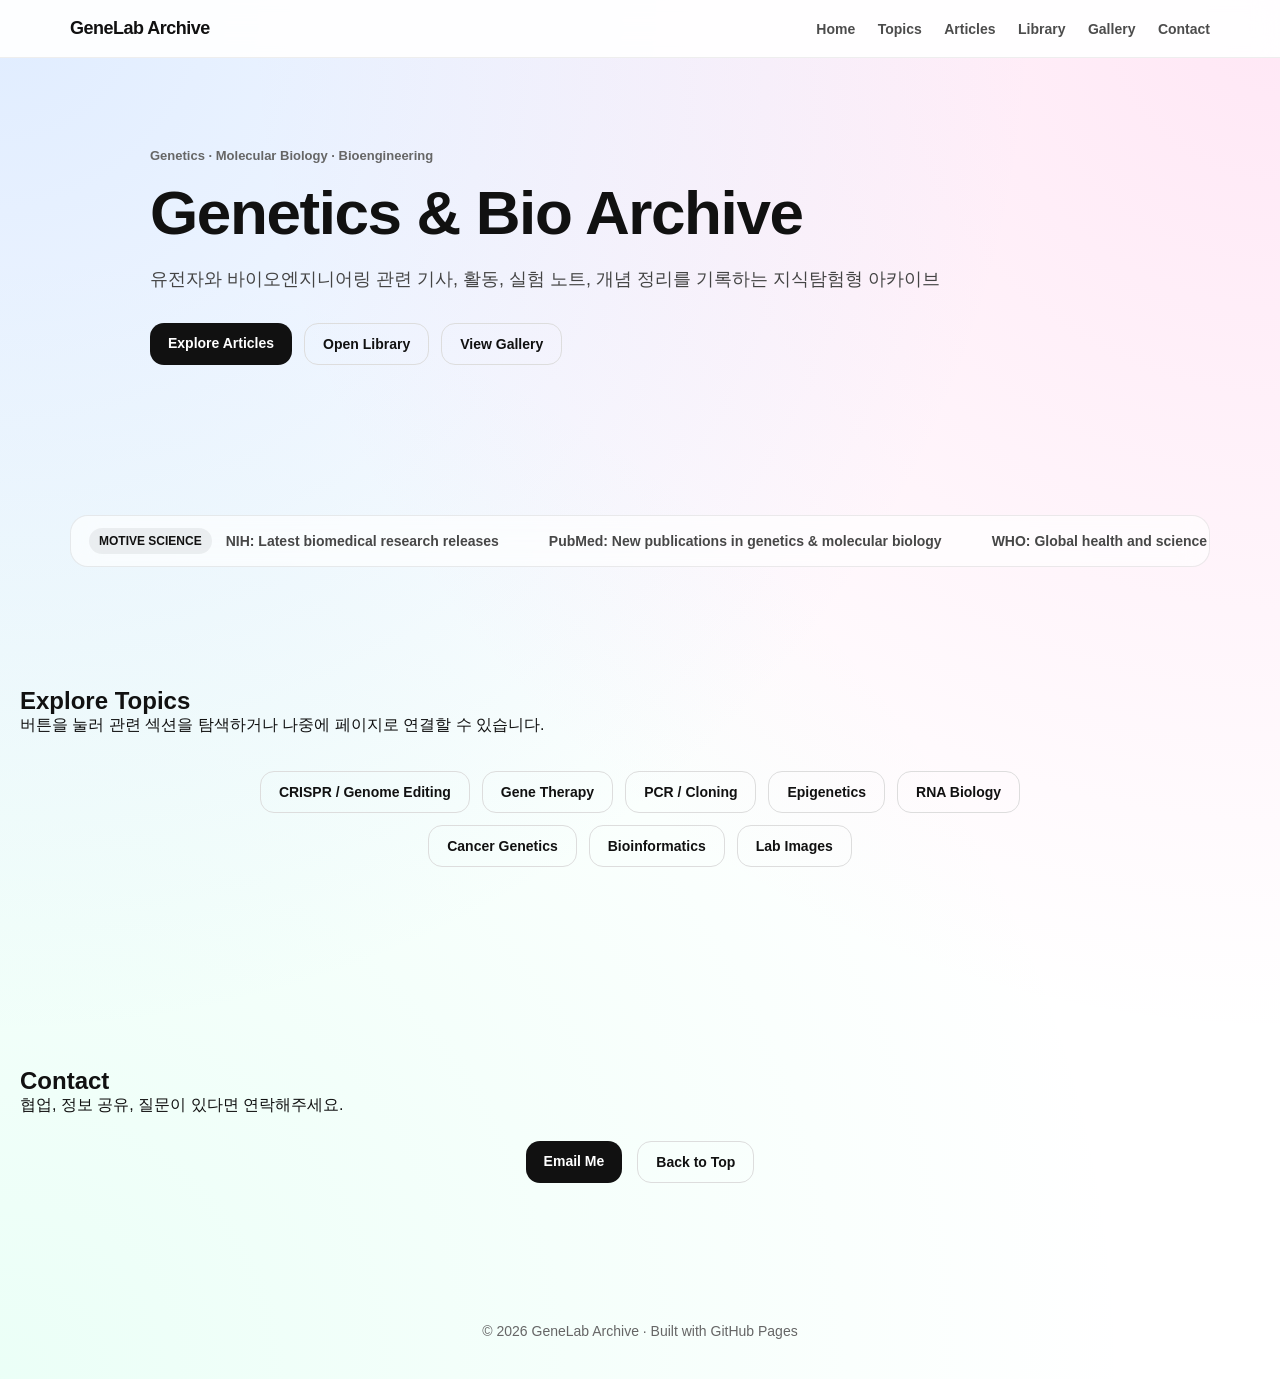
<file: index.html>
<!DOCTYPE html>
<html lang="ko">
<head>
  <meta charset="UTF-8" />
  <meta name="viewport" content="width=device-width, initial-scale=1.0" />
  <title>GeneLab Archive</title>
  <link rel="stylesheet" href="style.css">
</head>
<body>

  <header class="navbar">
    <div class="logo">GeneLab Archive</div>
    <nav class="nav-links">
      <a href="index.html" class="active">Home</a>
      <a href="#topics">Topics</a>
      <a href="pages/articles.html">Articles</a>
      <a href="pages/library.html">Library</a>
      <a href="pages/gallery.html">Gallery</a>
      <a href="#contact">Contact</a>
    </nav>
  </header>

  <section class="hero" id="home">
    <div class="hero-content">
      <p class="hero-tag">Genetics · Molecular Biology · Bioengineering</p>
      <h1>Genetics & Bio Archive</h1>
      <p class="hero-sub">
        유전자와 바이오엔지니어링 관련 기사, 활동, 실험 노트, 개념 정리를 기록하는 지식탐험형 아카이브
      </p>
      <div class="button-group">
        <a href="pages/articles.html" class="btn btn-primary">Explore Articles</a>
        <a href="pages/library.html" class="btn btn-outline">Open Library</a>
        <a href="pages/gallery.html" class="btn btn-outline">View Gallery</a>
      </div>
    </div>
  </section>

  <div class="news-ticker" style="margin-top: 80px;">
    <span class="news-label">MOTIVE SCIENCE</span>
    <div class="news-track">
      <a class="news-item" href="https://www.nih.gov/news-events/news-releases" target="_blank">NIH: Latest biomedical research releases</a>
      <a class="news-item" href="https://pubmed.ncbi.nlm.nih.gov/" target="_blank">PubMed: New publications in genetics & molecular biology</a>
      <a class="news-item" href="https://www.who.int/news" target="_blank">WHO: Global health and science updates</a>
      <a class="news-item" href="https://www.fda.gov/news-events/fda-newsroom/press-announcements" target="_blank">FDA: Drug approvals & gene therapy announcements</a>
      <a class="news-item" href="https://www.nih.gov/news-events/news-releases" target="_blank">NIH: Latest biomedical research releases</a>
      <a class="news-item" href="https://pubmed.ncbi.nlm.nih.gov/" target="_blank">PubMed: New publications in genetics & molecular biology</a>
      <a class="news-item" href="https://www.who.int/news" target="_blank">WHO: Global health and science updates</a>
      <a class="news-item" href="https://www.fda.gov/news-events/fda-newsroom/press-announcements" target="_blank">FDA: Drug approvals & gene therapy announcements</a>
    </div>
  </div>

  <section class="section" id="topics" style="padding: 100px 20px;">
    <h2>Explore Topics</h2>
    <p style="margin-bottom: 35px;">버튼을 눌러 관련 섹션을 탐색하거나 나중에 페이지로 연결할 수 있습니다.</p>
    <div class="topic-group" style="display: flex; flex-wrap: wrap; gap: 12px; justify-content: center; max-width: 900px; margin: 0 auto;">
      <a href="pages/articles.html" class="btn btn-outline">CRISPR / Genome Editing</a>
      <a href="pages/articles.html" class="btn btn-outline">Gene Therapy</a>
      <a href="pages/library.html" class="btn btn-outline">PCR / Cloning</a>
      <a href="pages/library.html" class="btn btn-outline">Epigenetics</a>
      <a href="pages/library.html" class="btn btn-outline">RNA Biology</a>
      <a href="pages/articles.html" class="btn btn-outline">Cancer Genetics</a>
      <a href="pages/library.html" class="btn btn-outline">Bioinformatics</a>
      <a href="pages/gallery.html" class="btn btn-outline">Lab Images</a>
    </div>
  </section>

  <section class="section" id="contact" style="padding: 100px 20px;">
    <h2>Contact</h2>
    <p>협업, 정보 공유, 질문이 있다면 연락해주세요.</p>
    <div class="contact-buttons" style="margin-top: 25px; display: flex; gap: 15px; justify-content: center;">
      <a href="mailto:yourmail@gmail.com" class="btn btn-primary">Email Me</a>
      <a href="#home" class="btn btn-outline">Back to Top</a>
    </div>
  </section>

  <footer style="text-align: center; padding: 40px 20px; color: #666; font-size: 14px;">
    <p>© 2026 GeneLab Archive · Built with GitHub Pages</p>
  </footer>

</body>
</html>
</file>
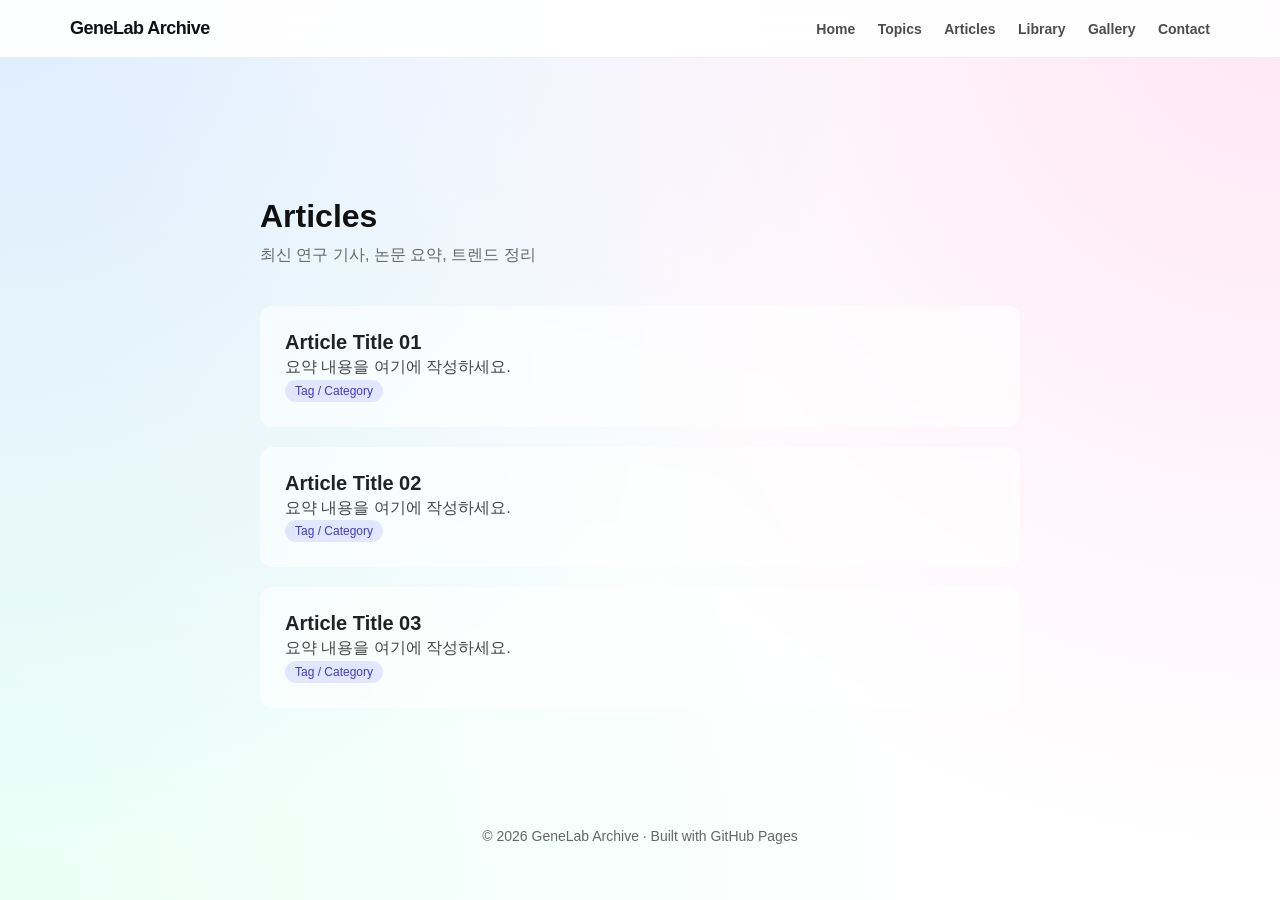
<file: pages/articles.html>
<!DOCTYPE html>
<html lang="ko">
<head>
  <meta charset="UTF-8" />
  <meta name="viewport" content="width=device-width, initial-scale=1.0" />
  <title>Articles - GeneLab Archive</title>
  <link rel="stylesheet" href="../style.css">
</head>
<body style="background: linear-gradient(135px, #e0f2fe, #fce7f3, #e0e7ff, #f3e8ff); min-height: 100vh; margin: 0;">

  <header class="navbar">
    <div class="logo">GeneLab Archive</div>
    <nav class="nav-links">
      <a href="../index.html">Home</a>
      <a href="../index.html#topics">Topics</a>
      <a href="articles.html" class="active">Articles</a>
      <a href="library.html">Library</a>
      <a href="gallery.html">Gallery</a>
      <a href="../index.html#contact">Contact</a>
    </nav>
  </header>

  <section class="section" id="articles" style="max-width: 800px; margin: 0 auto; padding: 140px 20px 60px 20px; box-sizing: border-box;">
    <h2 style="font-size: 32px; margin-bottom: 10px; color: #111;">Articles</h2>
    <p style="color: #666; margin-bottom: 40px;">최신 연구 기사, 논문 요약, 트렌드 정리</p>
    
    <div class="article-item" style="background: rgba(255, 255, 255, 0.6); padding: 25px; border-radius: 12px; margin-bottom: 20px; backdrop-filter: blur(5px);">
      <h3 style="margin-top: 0; font-size: 20px; color: #222;">Article Title 01</h3>
      <p style="color: #444; line-height: 1.6;">요약 내용을 여기에 작성하세요.</p>
      <span style="display: inline-block; background: #e0e7ff; color: #4338ca; padding: 4px 10px; border-radius: 20px; font-size: 12px; font-weight: 500;">Tag / Category</span>
    </div>

    <div class="article-item" style="background: rgba(255, 255, 255, 0.6); padding: 25px; border-radius: 12px; margin-bottom: 20px; backdrop-filter: blur(5px);">
      <h3 style="margin-top: 0; font-size: 20px; color: #222;">Article Title 02</h3>
      <p style="color: #444; line-height: 1.6;">요약 내용을 여기에 작성하세요.</p>
      <span style="display: inline-block; background: #e0e7ff; color: #4338ca; padding: 4px 10px; border-radius: 20px; font-size: 12px; font-weight: 500;">Tag / Category</span>
    </div>

    <div class="article-item" style="background: rgba(255, 255, 255, 0.6); padding: 25px; border-radius: 12px; margin-bottom: 20px; backdrop-filter: blur(5px);">
      <h3 style="margin-top: 0; font-size: 20px; color: #222;">Article Title 03</h3>
      <p style="color: #444; line-height: 1.6;">요약 내용을 여기에 작성하세요.</p>
      <span style="display: inline-block; background: #e0e7ff; color: #4338ca; padding: 4px 10px; border-radius: 20px; font-size: 12px; font-weight: 500;">Tag / Category</span>
    </div>
  </section>

  <footer style="text-align: center; padding: 40px 20px; color: #666; font-size: 14px;">
    <p>© 2026 GeneLab Archive · Built with GitHub Pages</p>
  </footer>

</body>
</html>
</file>
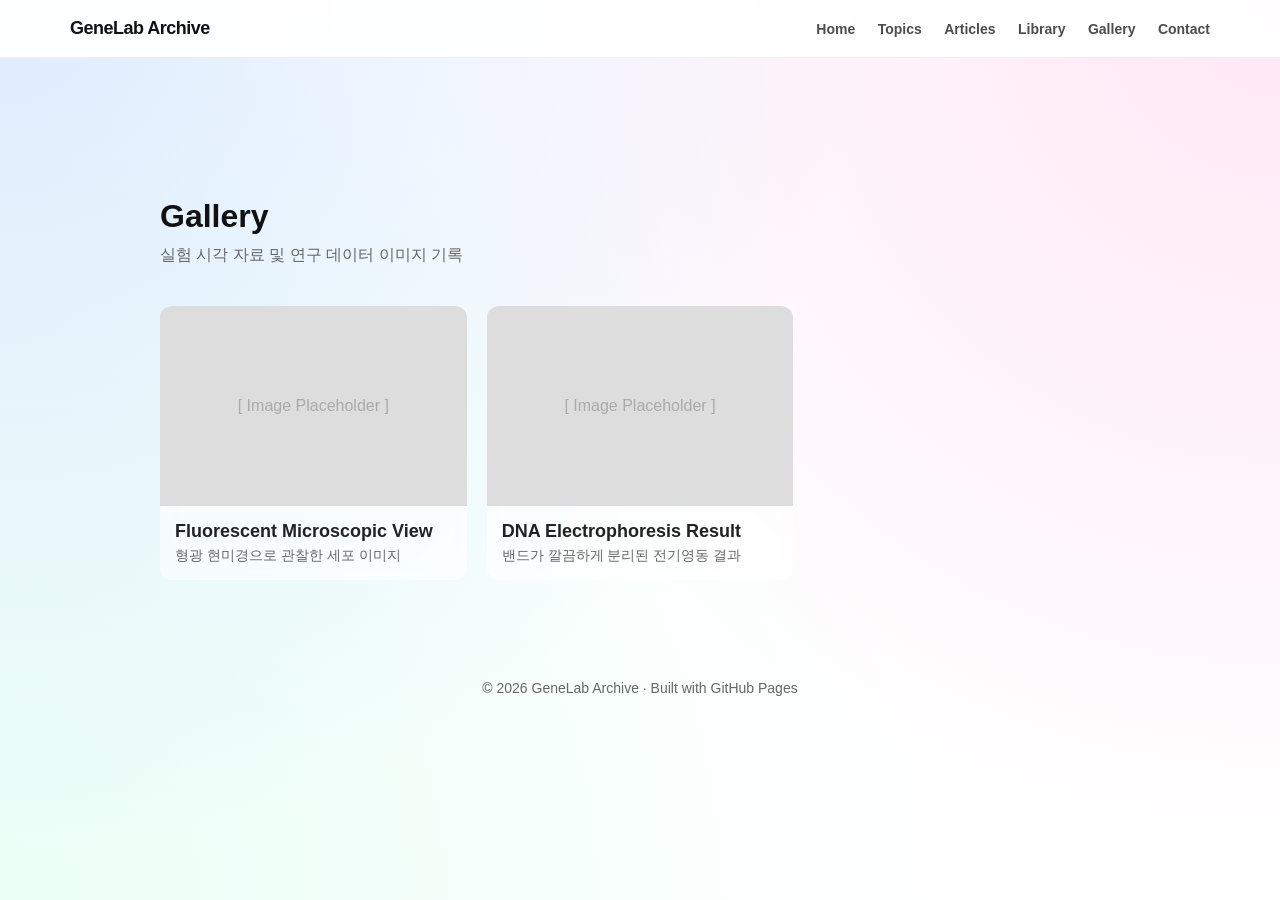
<file: pages/gallery.html>
<!DOCTYPE html>
<html lang="ko">
<head>
  <meta charset="UTF-8" />
  <meta name="viewport" content="width=device-width, initial-scale=1.0" />
  <title>Gallery - GeneLab Archive</title>
  <link rel="stylesheet" href="../style.css">
</head>
<body style="background: linear-gradient(135px, #e0f2fe, #fce7f3, #e0e7ff, #f3e8ff); min-height: 100vh; margin: 0;">

  <header class="navbar">
    <div class="logo">GeneLab Archive</div>
    <nav class="nav-links">
      <a href="../index.html">Home</a>
      <a href="../index.html#topics">Topics</a>
      <a href="articles.html">Articles</a>
      <a href="library.html">Library</a>
      <a href="gallery.html" class="active">Gallery</a>
      <a href="../index.html#contact">Contact</a>
    </nav>
  </header>

  <section class="section" id="gallery" style="max-width: 1000px; margin: 0 auto; padding: 140px 20px 60px 20px; box-sizing: border-box;">
    <h2 style="font-size: 32px; margin-bottom: 10px; color: #111;">Gallery</h2>
    <p style="color: #666; margin-bottom: 40px;">실험 시각 자료 및 연구 데이터 이미지 기록</p>
    
    <div class="gallery-grid" style="display: grid; grid-template-columns: repeat(auto-fill, minmax(280px, 1fr)); gap: 20px;">
      
      <div class="gallery-card" style="background: rgba(255, 255, 255, 0.6); border-radius: 12px; overflow: hidden; backdrop-filter: blur(5px);">
        <div style="width: 100%; height: 200px; background: #ddd; display: flex; align-items: center; justify-content: center; color: #aaa;">
          [ Image Placeholder ]
        </div>
        <div style="padding: 15px;">
          <h3 style="margin: 0 0 5px 0; font-size: 18px; color: #222;">Fluorescent Microscopic View</h3>
          <p style="margin: 0; color: #666; font-size: 14px;">형광 현미경으로 관찰한 세포 이미지</p>
        </div>
      </div>

      <div class="gallery-card" style="background: rgba(255, 255, 255, 0.6); border-radius: 12px; overflow: hidden; backdrop-filter: blur(5px);">
        <div style="width: 100%; height: 200px; background: #ddd; display: flex; align-items: center; justify-content: center; color: #aaa;">
          [ Image Placeholder ]
        </div>
        <div style="padding: 15px;">
          <h3 style="margin: 0 0 5px 0; font-size: 18px; color: #222;">DNA Electrophoresis Result</h3>
          <p style="margin: 0; color: #666; font-size: 14px;">밴드가 깔끔하게 분리된 전기영동 결과</p>
        </div>
      </div>

    </div>
  </section>

  <footer style="text-align: center; padding: 40px 20px; color: #666; font-size: 14px;">
    <p>© 2026 GeneLab Archive · Built with GitHub Pages</p>
  </footer>

</body>
</html>
</file>
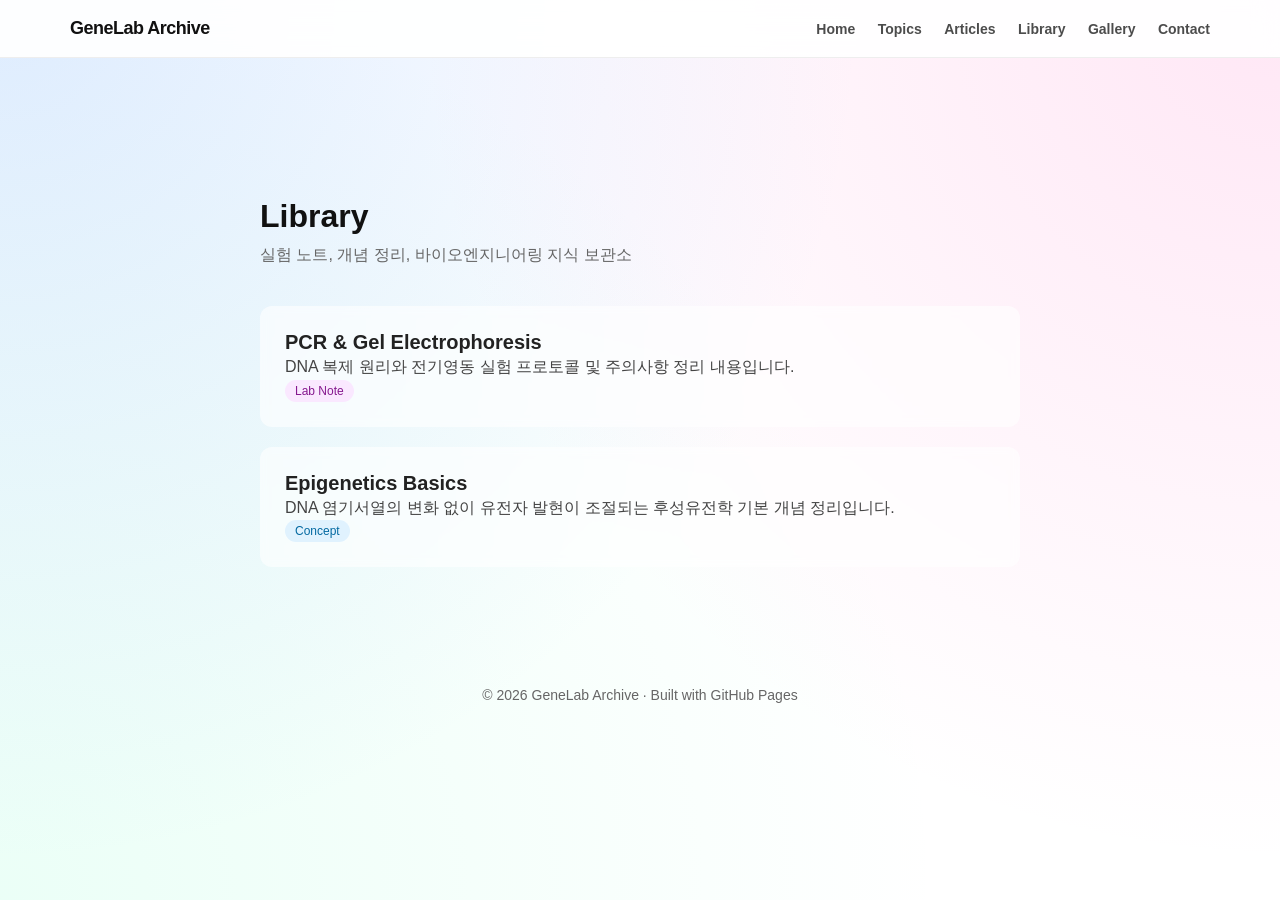
<file: pages/library.html>
<!DOCTYPE html>
<html lang="ko">
<head>
  <meta charset="UTF-8" />
  <meta name="viewport" content="width=device-width, initial-scale=1.0" />
  <title>Library - GeneLab Archive</title>
  <link rel="stylesheet" href="../style.css">
</head>
<body style="background: linear-gradient(135px, #e0f2fe, #fce7f3, #e0e7ff, #f3e8ff); min-height: 100vh; margin: 0;">

  <header class="navbar">
    <div class="logo">GeneLab Archive</div>
    <nav class="nav-links">
      <a href="../index.html">Home</a>
      <a href="../index.html#topics">Topics</a>
      <a href="articles.html">Articles</a>
      <a href="library.html" class="active">Library</a>
      <a href="gallery.html">Gallery</a>
      <a href="../index.html#contact">Contact</a>
    </nav>
  </header>

  <section class="section" id="library" style="max-width: 800px; margin: 0 auto; padding: 140px 20px 60px 20px; box-sizing: border-box;">
    <h2 style="font-size: 32px; margin-bottom: 10px; color: #111;">Library</h2>
    <p style="color: #666; margin-bottom: 40px;">실험 노트, 개념 정리, 바이오엔지니어링 지식 보관소</p>
    
    <div class="library-item" style="background: rgba(255, 255, 255, 0.6); padding: 25px; border-radius: 12px; margin-bottom: 20px; backdrop-filter: blur(5px);">
      <h3 style="margin-top: 0; font-size: 20px; color: #222;">PCR & Gel Electrophoresis</h3>
      <p style="color: #444; line-height: 1.6;">DNA 복제 원리와 전기영동 실험 프로토콜 및 주의사항 정리 내용입니다.</p>
      <span style="display: inline-block; background: #fae8ff; color: #86198f; padding: 4px 10px; border-radius: 20px; font-size: 12px; font-weight: 500;">Lab Note</span>
    </div>

    <div class="library-item" style="background: rgba(255, 255, 255, 0.6); padding: 25px; border-radius: 12px; margin-bottom: 20px; backdrop-filter: blur(5px);">
      <h3 style="margin-top: 0; font-size: 20px; color: #222;">Epigenetics Basics</h3>
      <p style="color: #444; line-height: 1.6;">DNA 염기서열의 변화 없이 유전자 발현이 조절되는 후성유전학 기본 개념 정리입니다.</p>
      <span style="display: inline-block; background: #e0f2fe; color: #0369a1; padding: 4px 10px; border-radius: 20px; font-size: 12px; font-weight: 500;">Concept</span>
    </div>
  </section>

  <footer style="text-align: center; padding: 40px 20px; color: #666; font-size: 14px;">
    <p>© 2026 GeneLab Archive · Built with GitHub Pages</p>
  </footer>

</body>
</html>
</file>
<file: style.css>
* {
  margin: 0;
  padding: 0;
  box-sizing: border-box;
}

html {
  scroll-behavior: smooth;
}

body {
  font-family: -apple-system, BlinkMacSystemFont, "Segoe UI", Roboto, Arial, sans-serif;
  color: #111;

  background: radial-gradient(circle at top left, rgba(130, 180, 255, 0.25), transparent 55%),
              radial-gradient(circle at top right, rgba(255, 120, 200, 0.18), transparent 55%),
              radial-gradient(circle at bottom left, rgba(120, 255, 200, 0.15), transparent 60%),
              #ffffff;
}
a {
  color: inherit;
  text-decoration: none;
}

/* NAV */
.navbar {
  position: sticky;
  top: 0;
  background: rgba(255, 255, 255, 0.92);
  backdrop-filter: blur(12px);
  display: flex;
  justify-content: space-between;
  align-items: center;
  padding: 18px 70px;
  border-bottom: 1px solid #eee;
  z-index: 100;
}

.logo {
  font-weight: 900;
  font-size: 18px;
  letter-spacing: -0.5px;
}

.nav-links a {
  margin-left: 18px;
  font-size: 14px;
  font-weight: 700;
  opacity: 0.75;
  transition: 0.2s;
}

.nav-links a:hover {
  opacity: 1;
}

/* HERO */
.hero {
  padding: 90px 70px 70px 70px;
  max-width: 1100px;
}

.hero-tag {
  font-size: 13px;
  font-weight: 800;
  color: #666;
  margin-bottom: 18px;
}

.hero h1 {
  font-size: 62px;
  line-height: 1.02;
  letter-spacing: -1.4px;
  margin-bottom: 20px;
}

.hero-sub {
  font-size: 18px;
  color: #444;
  line-height: 1.7;
  max-width: 820px;
}

/* SECTIONS */
.section {
  padding: 80px 70px;
}

.section-head {
  margin-bottom: 30px;
  max-width: 850px;
}

.section-head h2 {
  font-size: 34px;
  margin-bottom: 10px;
  letter-spacing: -0.7px;
}

.section-head p {
  color: #555;
  font-size: 15px;
  line-height: 1.7;
}

/* BUTTONS */
.button-group {
  margin-top: 28px;
  display: flex;
  gap: 12px;
  flex-wrap: wrap;
}

.btn {
  padding: 12px 18px;
  border-radius: 14px;
  font-size: 14px;
  font-weight: 800;
  display: inline-block;
  transition: 0.2s;
}

.btn-primary {
  background: #111;
  color: white;
}

.btn-primary:hover {
  opacity: 0.85;
}

.btn-outline {
  border: 1px solid #ddd;
  color: #111;
}

.btn-outline:hover {
  background: #f5f5f5;
}

/* GRID + CARDS */
.grid {
  display: grid;
  grid-template-columns: repeat(auto-fit, minmax(260px, 1fr));
  gap: 18px;
}

.card {
  border: 1px solid #eee;
  border-radius: 18px;
  padding: 20px;
  background: white;
  transition: 0.2s;
}

.card:hover {
  transform: translateY(-4px);
  box-shadow: 0px 10px 35px rgba(0, 0, 0, 0.08);
}

.card img {
  width: 100%;
  height: 170px;
  object-fit: cover;
  border-radius: 14px;
  margin-bottom: 14px;
}

.card h3 {
  font-size: 18px;
  margin-bottom: 8px;
  letter-spacing: -0.3px;
}

.card p {
  font-size: 14px;
  color: #555;
  line-height: 1.6;
}

.meta {
  display: inline-block;
  margin-top: 12px;
  font-size: 12px;
  font-weight: 800;
  color: #777;
}

/* SMALL CARD */
.small-card img {
  display: none;
}

/* TOPICS */
.topic-buttons {
  display: flex;
  flex-wrap: wrap;
  gap: 10px;
  margin-top: 18px;
}

.topic {
  padding: 10px 14px;
  border-radius: 999px;
  border: 1px solid #ddd;
  font-size: 13px;
  font-weight: 800;
  transition: 0.2s;
}

.topic:hover {
  background: #111;
  color: white;
  border-color: #111;
}

/* CONTACT */
.contact-box {
  border: 1px solid #eee;
  border-radius: 22px;
  padding: 50px;
  background: #fafafa;
}

.contact-box h2 {
  font-size: 32px;
  margin-bottom: 12px;
}

.contact-box p {
  font-size: 15px;
  color: #555;
  line-height: 1.7;
}

/* FOOTER */
.footer {
  border-top: 1px solid #eee;
  padding: 40px 70px;
  color: #777;
  font-size: 13px;
}

/* MOBILE */
@media (max-width: 768px) {
  .navbar {
    padding: 16px 20px;
    flex-direction: column;
    align-items: flex-start;
    gap: 12px;
  }

  .hero {
    padding: 70px 20px 50px 20px;
  }

  .hero h1 {
    font-size: 40px;
  }

  .section {
    padding: 60px 20px;
  }

  .footer {
    padding: 30px 20px;
  }
}
/* ================================
   MOTIVE SCIENCE NEWS TICKER
================================ */

.news-ticker {
  margin: 20px 70px;
  padding: 12px 18px;
  border-radius: 18px;
  background: rgba(255, 255, 255, 0.65);
  backdrop-filter: blur(14px);
  border: 1px solid rgba(0,0,0,0.08);
  display: flex;
  align-items: center;
  gap: 14px;
  overflow: hidden;
  white-space: nowrap;
}

.news-label {
  font-size: 12px;
  font-weight: 900;
  color: #111;
  padding: 6px 10px;
  border-radius: 999px;
  background: rgba(0,0,0,0.06);
  flex-shrink: 0;
}

.news-track {
  display: inline-flex;
  align-items: center;
  gap: 50px;
  flex-wrap: nowrap;
  white-space: nowrap;
  animation: tickerMove 22s linear infinite;
}

.news-item {
  font-size: 14px;
  font-weight: 700;
  color: #333;
  opacity: 0.9;
  flex-shrink: 0;
  white-space: nowrap;
}

.news-item:hover {
  opacity: 1;
  text-decoration: underline;
}

@keyframes tickerMove {
  0% { transform: translateX(0); }
  100% { transform: translateX(-50%); }
}

@media (max-width: 768px) {
  .news-ticker {
    margin: 15px 20px;
  }
}

/* ==========================================================================
   ✨ 은은하게 일렁이는 전체화면 그라데이션 배경 스타일
   ========================================================================== */

.hero {
  
  /* 은은한 오리지널 파스텔 톤 그라데이션 */
  background: linear-gradient(135px, #e0f2fe, #fce7f3, #e0e7ff, #f3e8ff);
  background-size: 400% 400%; /* 애니메이션 공간 확보 */
  
  /* 15초 동안 무한히 부드럽게 일렁이는 효과 */
  animation: waveGradient 15s ease infinite; 
}

.hero-content {
  max-width: 800px;
  margin: 0 auto;
}

/* 대각선으로 은은하게 색상이 움직이는 효과 */
@keyframes waveGradient {
  0% { background-position: 0% 50%; }
  50% { background-position: 100% 50%; }
  100% { background-position: 0% 50%; }
}
</file>
